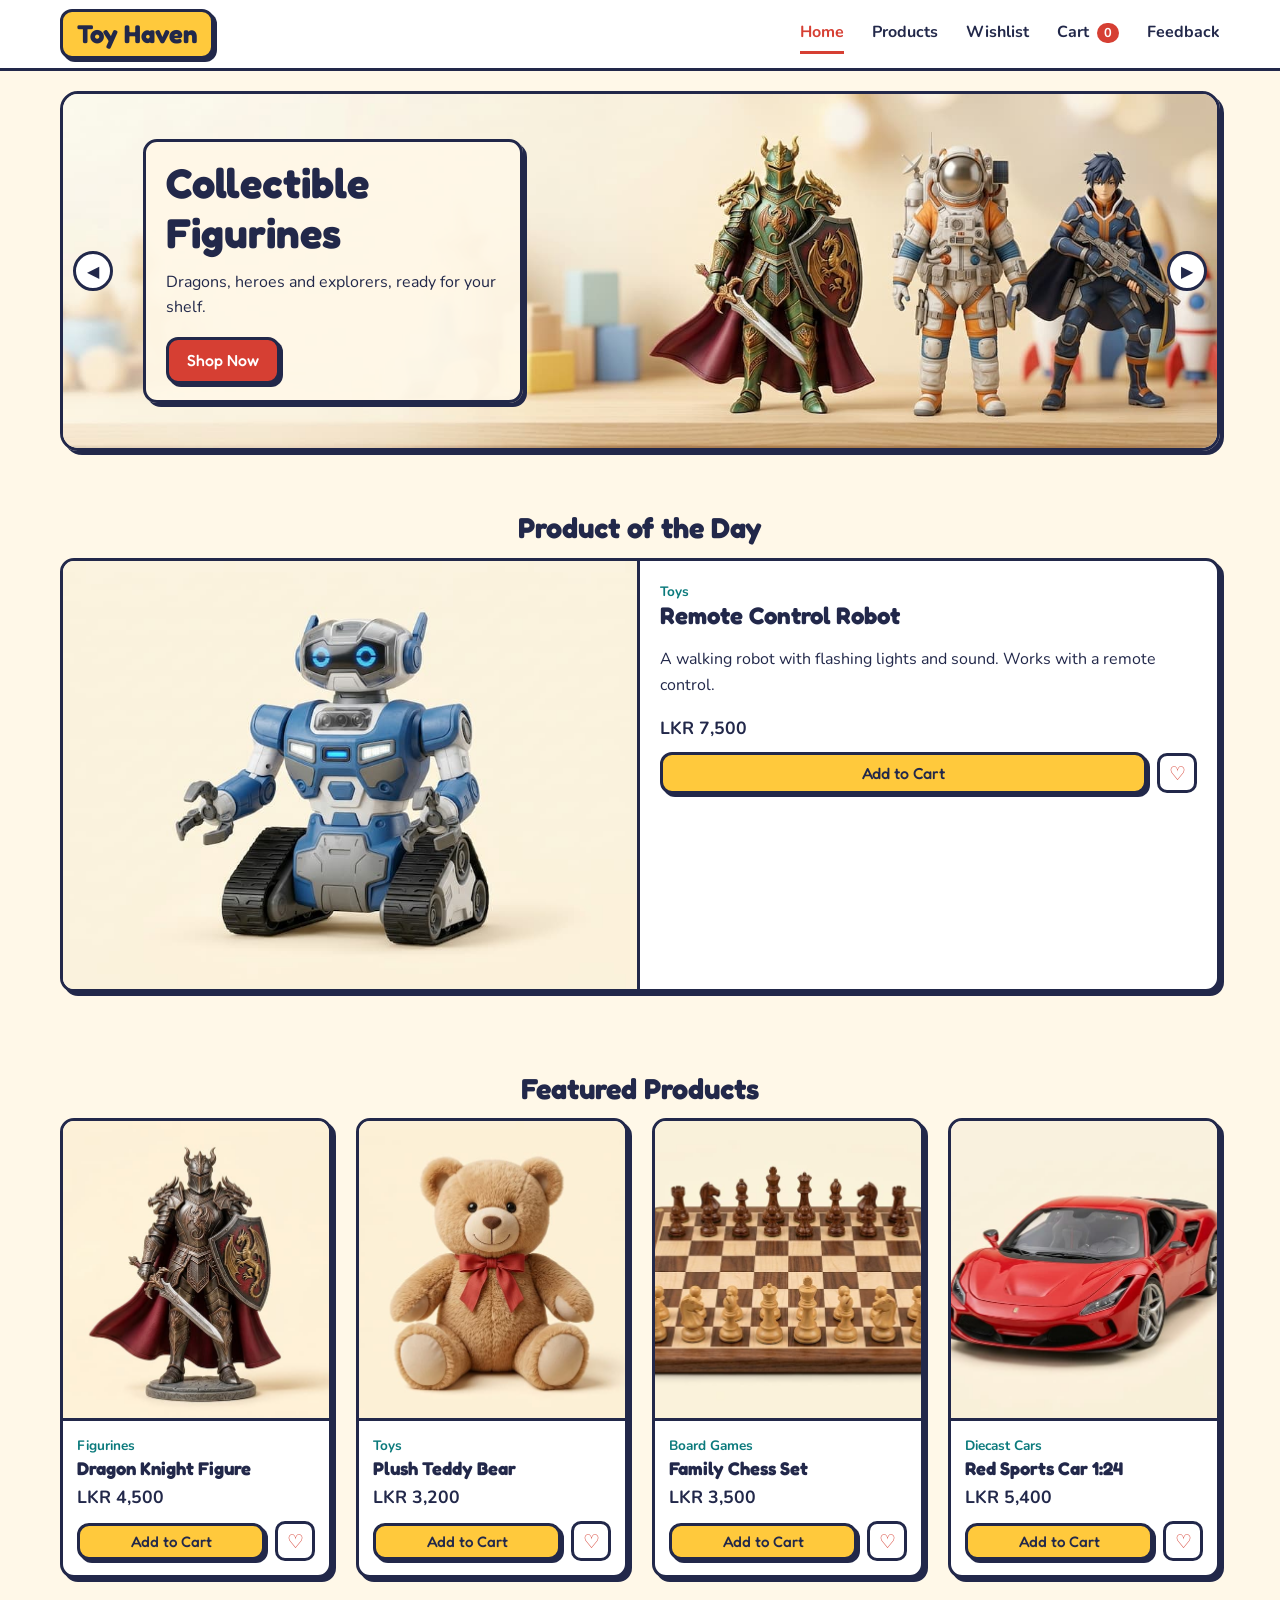
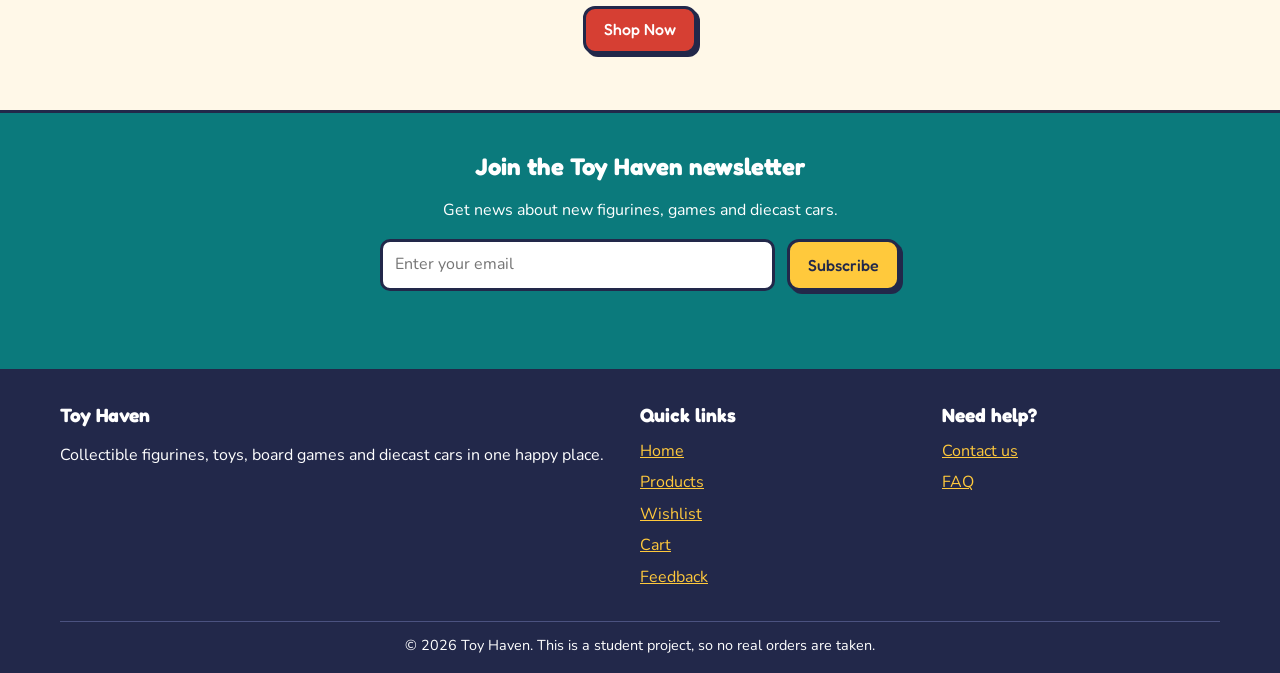
<file: index.html>
<!DOCTYPE html>
<html lang="en">
<head>
  <meta charset="UTF-8">
  <meta name="viewport" content="width=device-width, initial-scale=1.0">
  <title>Home | Toy Haven</title>
  <meta name="description" content="Toy Haven is an online store for collectible figurines, toys, board games and diecast model cars.">
  <meta name="theme-color" content="#ffc93c">

  <!-- Favicon and PWA manifest -->
  <link rel="icon" href="images/favicon.png" type="image/png">
  <link rel="apple-touch-icon" href="images/icon-192.png">
  <link rel="manifest" href="manifest.json">

  <!-- Start loading the first hero picture early so the page shows faster -->
  <link rel="preload" as="image" href="images/hero-1.jpg">

  <!-- Google Fonts (optional, the page still works without them) -->
  <link rel="preconnect" href="https://fonts.googleapis.com">
  <link rel="preconnect" href="https://fonts.gstatic.com" crossorigin>
  <link href="https://fonts.googleapis.com/css2?family=Fredoka:wght@500;700&amp;family=Nunito:wght@400;700&amp;display=swap" rel="stylesheet">

  <link rel="stylesheet" href="style.css">
</head>
<body>

  <!-- Loading spinner (hidden by script.js when the page has loaded) -->
  <div id="loader" class="loader" aria-hidden="true">
    <div class="spinner"></div>
  </div>

  <!-- Header and navigation bar -->
  <header class="site-header">
    <div class="container header-inner">
      <a class="logo" href="index.html">Toy Haven</a>

      <button id="menu-button" class="menu-button" aria-label="Toggle menu" aria-expanded="false" aria-controls="nav-menu">
        <span></span>
        <span></span>
        <span></span>
      </button>

      <nav id="nav-menu" class="nav-menu" aria-label="Main navigation">
        <ul>
          <li><a href="index.html" class="active" aria-current="page">Home</a></li>
          <li><a href="products.html">Products</a></li>
          <li><a href="wishlist.html">Wishlist</a></li>
          <li><a href="cart.html">Cart <span id="cart-count" class="cart-count">0</span></a></li>
          <li><a href="feedback.html">Feedback</a></li>
        </ul>
      </nav>
    </div>
  </header>

  <main id="main">
    <h1 class="visually-hidden">Toy Haven: figurines, toys, board games and diecast cars</h1>

    <!-- Hero section: banners rotate automatically -->
    <div class="container">
      <section class="hero" aria-label="Promotions">
        <div class="slide slide-1 active">
          <div class="slide-text">
            <h2>Collectible Figurines</h2>
            <p>Dragons, heroes and explorers, ready for your shelf.</p>
            <a class="btn btn-red" href="products.html">Shop Now</a>
          </div>
        </div>
        <div class="slide slide-2">
          <div class="slide-text">
            <h2>Toys for Every Age</h2>
            <p>Building blocks, plush friends and robots that walk.</p>
            <a class="btn btn-red" href="products.html">Shop Now</a>
          </div>
        </div>
        <div class="slide slide-3">
          <div class="slide-text">
            <h2>Board Game Night</h2>
            <p>Chess, treasure hunts and word games for the whole family.</p>
            <a class="btn btn-red" href="products.html">Shop Now</a>
          </div>
        </div>
        <div class="slide slide-4">
          <div class="slide-text">
            <h2>Diecast Model Cars</h2>
            <p>Detailed metal cars for collectors and racers.</p>
            <a class="btn btn-red" href="products.html">Shop Now</a>
          </div>
        </div>

        <button id="prev-slide" class="slide-btn prev" aria-label="Previous banner">&#9664;</button>
        <button id="next-slide" class="slide-btn next" aria-label="Next banner">&#9654;</button>
      </section>
    </div>

    <!-- Product of the day -->
    <section class="section container reveal" aria-labelledby="potd-title">
      <h2 id="potd-title" class="section-title">Product of the Day</h2>
      <div id="product-of-day"></div>
    </section>

    <!-- Featured products -->
    <section class="section container reveal" aria-labelledby="featured-title">
      <h2 id="featured-title" class="section-title">Featured Products</h2>
      <div id="featured-grid" class="product-grid"></div>
      <p class="center-text">
        <a class="btn btn-red" href="products.html">Shop Now</a>
      </p>
    </section>
  </main>

  <!-- Newsletter section -->
  <section class="newsletter reveal" aria-labelledby="newsletter-title">
    <div class="container">
      <h2 id="newsletter-title">Join the Toy Haven newsletter</h2>
      <p>Get news about new figurines, games and diecast cars.</p>
      <form id="newsletter-form" class="newsletter-form" novalidate>
        <label for="newsletter-email" class="visually-hidden">Your email address</label>
        <input type="email" id="newsletter-email" class="form-control" placeholder="Enter your email">
        <button type="submit" class="btn">Subscribe</button>
      </form>
      <p id="newsletter-message" class="newsletter-message" role="status"></p>
    </div>
  </section>

  <!-- Footer -->
  <footer class="site-footer">
    <div class="container">
      <div class="footer-grid">
        <div>
          <h2>Toy Haven</h2>
          <p>Collectible figurines, toys, board games and diecast cars in one happy place.</p>
        </div>
        <div>
          <h2>Quick links</h2>
          <ul>
            <li><a href="index.html">Home</a></li>
            <li><a href="products.html">Products</a></li>
            <li><a href="wishlist.html">Wishlist</a></li>
            <li><a href="cart.html">Cart</a></li>
            <li><a href="feedback.html">Feedback</a></li>
          </ul>
        </div>
        <div>
          <h2>Need help?</h2>
          <ul>
            <li><a href="feedback.html">Contact us</a></li>
            <li><a href="feedback.html#faq">FAQ</a></li>
          </ul>
        </div>
      </div>
      <p class="copyright">&copy; 2026 Toy Haven. This is a student project, so no real orders are taken.</p>
    </div>
  </footer>

  <!-- Small message that pops up at the bottom of the screen -->
  <div id="toast" class="toast" role="status" aria-live="polite"></div>

  <script src="script.js"></script>
</body>
</html>
</file>
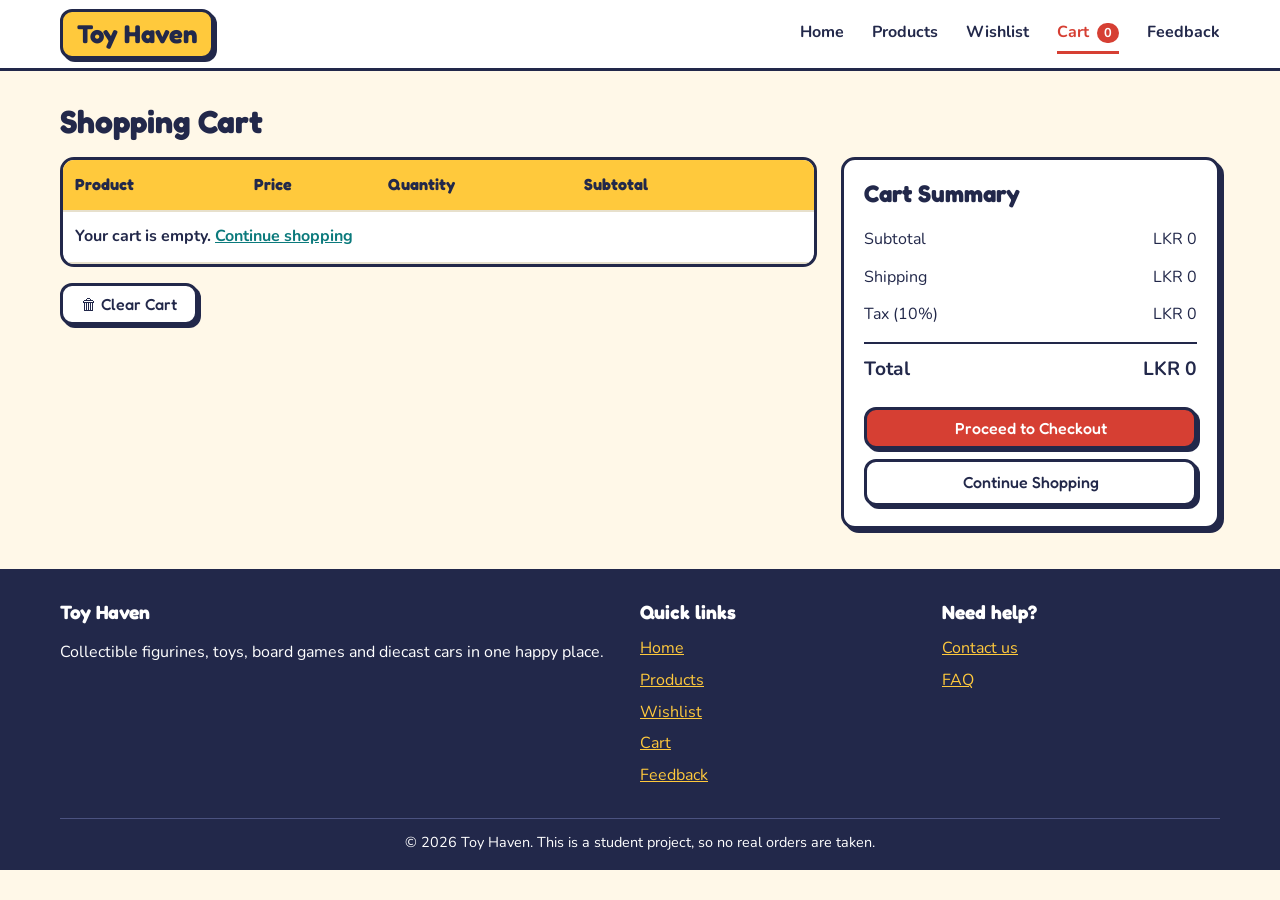
<file: cart.html>
<!DOCTYPE html>
<html lang="en">
<head>
  <meta charset="UTF-8">
  <meta name="viewport" content="width=device-width, initial-scale=1.0">
  <title>Shopping Cart | Toy Haven</title>
  <meta name="description" content="Review the items in your Toy Haven shopping cart, change quantities and see your total.">
  <meta name="theme-color" content="#ffc93c">

  <!-- Favicon and PWA manifest -->
  <link rel="icon" href="images/favicon.png" type="image/png">
  <link rel="apple-touch-icon" href="images/icon-192.png">
  <link rel="manifest" href="manifest.json">

  <!-- Google Fonts (optional, the page still works without them) -->
  <link rel="preconnect" href="https://fonts.googleapis.com">
  <link rel="preconnect" href="https://fonts.gstatic.com" crossorigin>
  <link href="https://fonts.googleapis.com/css2?family=Fredoka:wght@500;700&amp;family=Nunito:wght@400;700&amp;display=swap" rel="stylesheet">

  <link rel="stylesheet" href="style.css">
</head>
<body>

  <!-- Loading spinner (hidden by script.js when the page has loaded) -->
  <div id="loader" class="loader" aria-hidden="true">
    <div class="spinner"></div>
  </div>

  <!-- Header and navigation bar -->
  <header class="site-header">
    <div class="container header-inner">
      <a class="logo" href="index.html">Toy Haven</a>

      <button id="menu-button" class="menu-button" aria-label="Toggle menu" aria-expanded="false" aria-controls="nav-menu">
        <span></span>
        <span></span>
        <span></span>
      </button>

      <nav id="nav-menu" class="nav-menu" aria-label="Main navigation">
        <ul>
          <li><a href="index.html">Home</a></li>
          <li><a href="products.html">Products</a></li>
          <li><a href="wishlist.html">Wishlist</a></li>
          <li><a href="cart.html" class="active" aria-current="page">Cart <span id="cart-count" class="cart-count">0</span></a></li>
          <li><a href="feedback.html">Feedback</a></li>
        </ul>
      </nav>
    </div>
  </header>

  <main id="main">
    <section class="container" aria-labelledby="cart-title">
      <h1 id="cart-title" class="page-title">Shopping Cart</h1>

      <div class="cart-layout">
        <div>
          <div class="table-wrap">
            <table class="cart-table">
              <caption class="visually-hidden">Items in your shopping cart</caption>
              <thead>
                <tr>
                  <th scope="col">Product</th>
                  <th scope="col">Price</th>
                  <th scope="col">Quantity</th>
                  <th scope="col">Subtotal</th>
                  <th scope="col"><span class="visually-hidden">Remove</span></th>
                </tr>
              </thead>
              <tbody id="cart-body"></tbody>
            </table>
          </div>
          <div class="cart-actions">
            <button id="clear-cart" class="btn btn-white">&#128465; Clear Cart</button>
          </div>
        </div>

        <!-- Cart summary -->
        <aside class="summary-box" aria-labelledby="summary-title">
          <h2 id="summary-title">Cart Summary</h2>
          <div class="summary-row"><span>Subtotal</span><span id="summary-subtotal">LKR 0</span></div>
          <div class="summary-row"><span>Shipping</span><span id="summary-shipping">LKR 0</span></div>
          <div class="summary-row"><span>Tax (10%)</span><span id="summary-tax">LKR 0</span></div>
          <div class="summary-row summary-total"><span>Total</span><span id="summary-total">LKR 0</span></div>
          <div class="summary-buttons">
            <button id="checkout-button" class="btn btn-red">Proceed to Checkout</button>
            <a class="btn btn-white" href="products.html">Continue Shopping</a>
          </div>
        </aside>
      </div>
    </section>
  </main>


  <!-- Footer -->
  <footer class="site-footer">
    <div class="container">
      <div class="footer-grid">
        <div>
          <h2>Toy Haven</h2>
          <p>Collectible figurines, toys, board games and diecast cars in one happy place.</p>
        </div>
        <div>
          <h2>Quick links</h2>
          <ul>
            <li><a href="index.html">Home</a></li>
            <li><a href="products.html">Products</a></li>
            <li><a href="wishlist.html">Wishlist</a></li>
            <li><a href="cart.html">Cart</a></li>
            <li><a href="feedback.html">Feedback</a></li>
          </ul>
        </div>
        <div>
          <h2>Need help?</h2>
          <ul>
            <li><a href="feedback.html">Contact us</a></li>
            <li><a href="feedback.html#faq">FAQ</a></li>
          </ul>
        </div>
      </div>
      <p class="copyright">&copy; 2026 Toy Haven. This is a student project, so no real orders are taken.</p>
    </div>
  </footer>

  <!-- Small message that pops up at the bottom of the screen -->
  <div id="toast" class="toast" role="status" aria-live="polite"></div>

  <script src="script.js"></script>
</body>
</html>
</file>
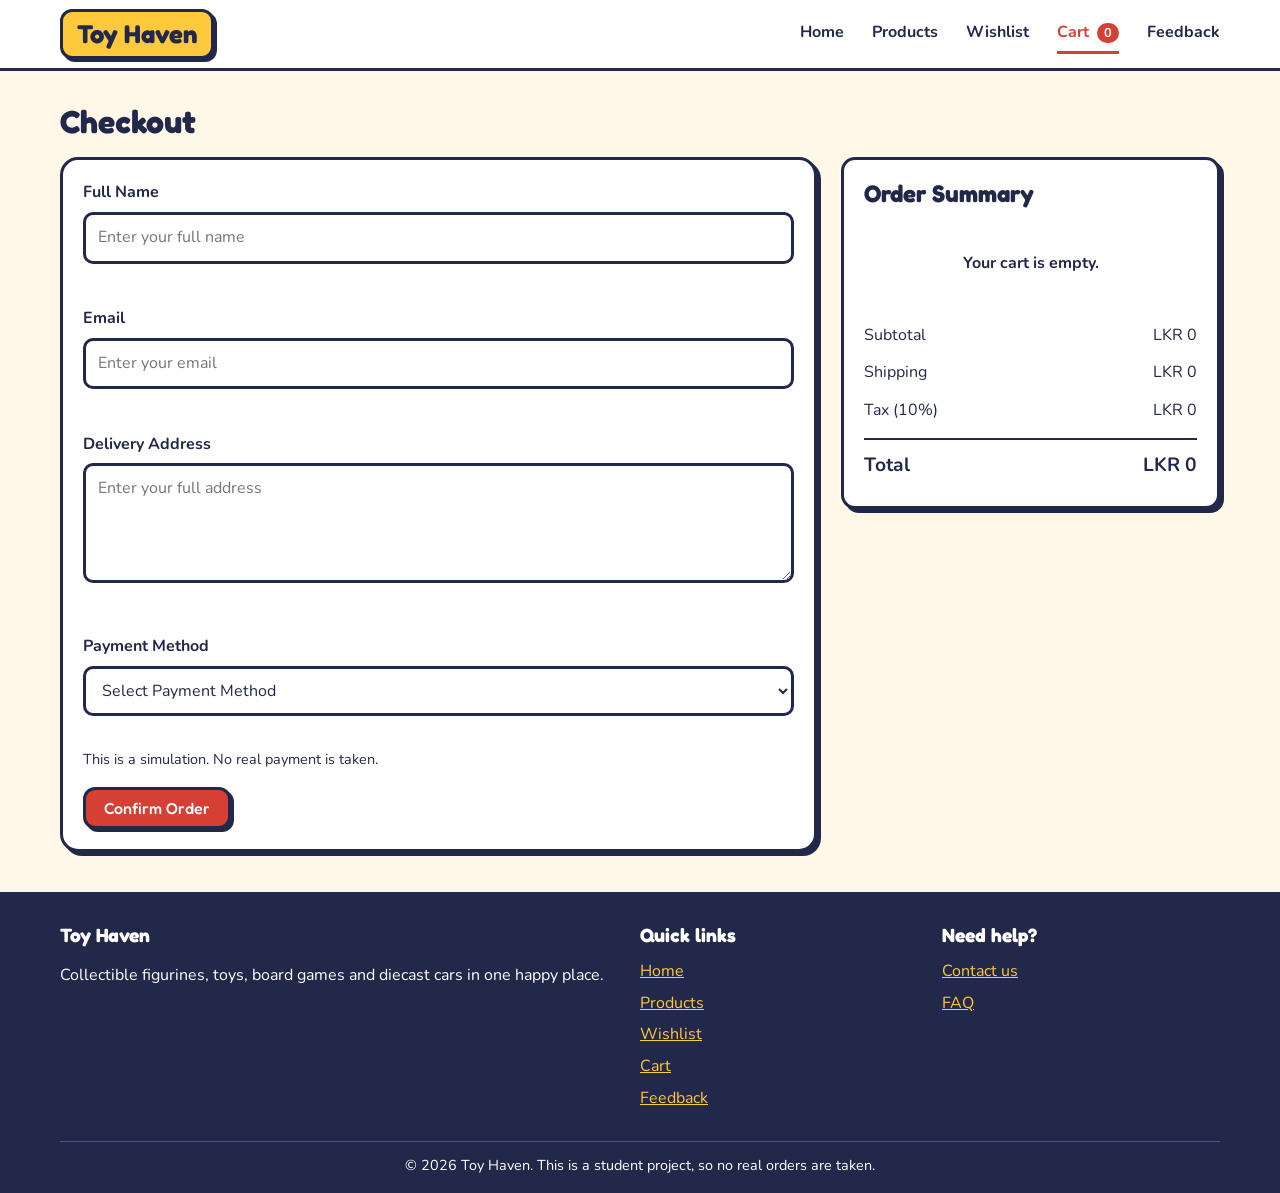
<file: checkout.html>
<!DOCTYPE html>
<html lang="en">
<head>
  <meta charset="UTF-8">
  <meta name="viewport" content="width=device-width, initial-scale=1.0">
  <title>Checkout | Toy Haven</title>
  <meta name="description" content="Enter your delivery details, check your order summary and confirm your Toy Haven order.">
  <meta name="theme-color" content="#ffc93c">

  <!-- Favicon and PWA manifest -->
  <link rel="icon" href="images/favicon.png" type="image/png">
  <link rel="apple-touch-icon" href="images/icon-192.png">
  <link rel="manifest" href="manifest.json">

  <!-- Google Fonts (optional, the page still works without them) -->
  <link rel="preconnect" href="https://fonts.googleapis.com">
  <link rel="preconnect" href="https://fonts.gstatic.com" crossorigin>
  <link href="https://fonts.googleapis.com/css2?family=Fredoka:wght@500;700&amp;family=Nunito:wght@400;700&amp;display=swap" rel="stylesheet">

  <link rel="stylesheet" href="style.css">
</head>
<body>

  <!-- Loading spinner (hidden by script.js when the page has loaded) -->
  <div id="loader" class="loader" aria-hidden="true">
    <div class="spinner"></div>
  </div>

  <!-- Header and navigation bar -->
  <header class="site-header">
    <div class="container header-inner">
      <a class="logo" href="index.html">Toy Haven</a>

      <button id="menu-button" class="menu-button" aria-label="Toggle menu" aria-expanded="false" aria-controls="nav-menu">
        <span></span>
        <span></span>
        <span></span>
      </button>

      <nav id="nav-menu" class="nav-menu" aria-label="Main navigation">
        <ul>
          <li><a href="index.html">Home</a></li>
          <li><a href="products.html">Products</a></li>
          <li><a href="wishlist.html">Wishlist</a></li>
          <li><a href="cart.html" class="active" aria-current="page">Cart <span id="cart-count" class="cart-count">0</span></a></li>
          <li><a href="feedback.html">Feedback</a></li>
        </ul>
      </nav>
    </div>
  </header>

  <main id="main">
    <section class="container" aria-labelledby="checkout-title">
      <h1 id="checkout-title" class="page-title">Checkout</h1>

      <!-- Success message (shown by script.js after a good order) -->
      <div id="success-popup" class="success-popup" role="alert">
        <span class="check" aria-hidden="true">&#10004;</span>
        <p><span id="success-text"></span> <a href="index.html">Back to Home</a></p>
      </div>

      <div class="checkout-layout">
        <form id="checkout-form" class="form-card" novalidate>
          <div class="form-group">
            <label for="full-name">Full Name</label>
            <input type="text" id="full-name" class="form-control" placeholder="Enter your full name">
            <p id="name-error" class="error-text" role="alert"></p>
          </div>

          <div class="form-group">
            <label for="email">Email</label>
            <input type="email" id="email" class="form-control" placeholder="Enter your email">
            <p id="email-error" class="error-text" role="alert"></p>
          </div>

          <div class="form-group">
            <label for="address">Delivery Address</label>
            <textarea id="address" class="form-control" placeholder="Enter your full address"></textarea>
            <p id="address-error" class="error-text" role="alert"></p>
          </div>

          <div class="form-group">
            <label for="payment">Payment Method</label>
            <select id="payment" class="form-control">
              <option value="">Select Payment Method</option>
              <option value="Card">Card</option>
              <option value="Cash on Delivery">Cash on Delivery</option>
            </select>
            <p id="payment-error" class="error-text" role="alert"></p>
            <p class="note">This is a simulation. No real payment is taken.</p>
          </div>

          <button type="submit" id="confirm-button" class="btn btn-red">Confirm Order</button>
        </form>

        <!-- Order summary -->
        <aside class="summary-box" aria-labelledby="order-title">
          <h2 id="order-title">Order Summary</h2>
          <ul id="order-items" class="summary-list"></ul>
          <div class="summary-row"><span>Subtotal</span><span id="order-subtotal">LKR 0</span></div>
          <div class="summary-row"><span>Shipping</span><span id="order-shipping">LKR 0</span></div>
          <div class="summary-row"><span>Tax (10%)</span><span id="order-tax">LKR 0</span></div>
          <div class="summary-row summary-total"><span>Total</span><span id="order-total">LKR 0</span></div>
        </aside>
      </div>
    </section>
  </main>


  <!-- Footer -->
  <footer class="site-footer">
    <div class="container">
      <div class="footer-grid">
        <div>
          <h2>Toy Haven</h2>
          <p>Collectible figurines, toys, board games and diecast cars in one happy place.</p>
        </div>
        <div>
          <h2>Quick links</h2>
          <ul>
            <li><a href="index.html">Home</a></li>
            <li><a href="products.html">Products</a></li>
            <li><a href="wishlist.html">Wishlist</a></li>
            <li><a href="cart.html">Cart</a></li>
            <li><a href="feedback.html">Feedback</a></li>
          </ul>
        </div>
        <div>
          <h2>Need help?</h2>
          <ul>
            <li><a href="feedback.html">Contact us</a></li>
            <li><a href="feedback.html#faq">FAQ</a></li>
          </ul>
        </div>
      </div>
      <p class="copyright">&copy; 2026 Toy Haven. This is a student project, so no real orders are taken.</p>
    </div>
  </footer>

  <!-- Small message that pops up at the bottom of the screen -->
  <div id="toast" class="toast" role="status" aria-live="polite"></div>

  <script src="script.js"></script>
</body>
</html>
</file>
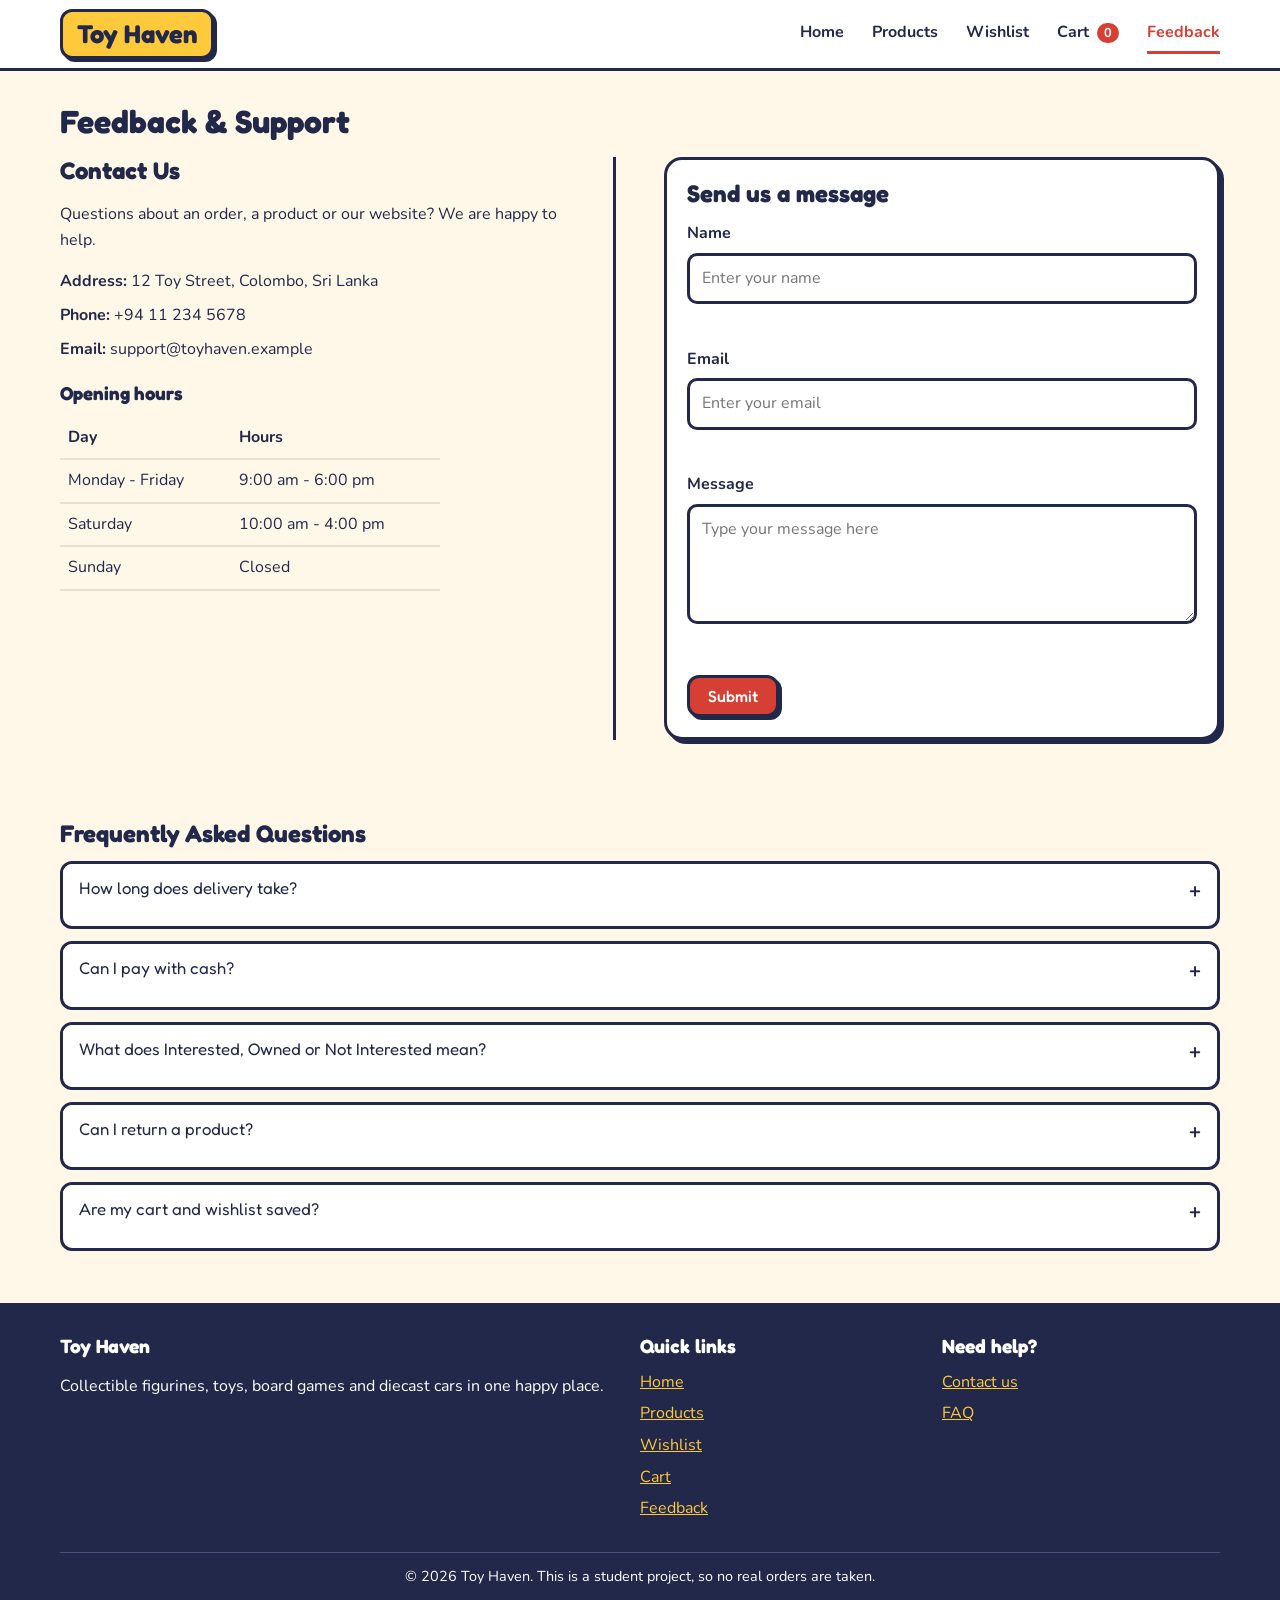
<file: feedback.html>
<!DOCTYPE html>
<html lang="en">
<head>
  <meta charset="UTF-8">
  <meta name="viewport" content="width=device-width, initial-scale=1.0">
  <title>Feedback &amp; Support | Toy Haven</title>
  <meta name="description" content="Contact Toy Haven, send us feedback and read answers to common questions.">
  <meta name="theme-color" content="#ffc93c">

  <!-- Favicon and PWA manifest -->
  <link rel="icon" href="images/favicon.png" type="image/png">
  <link rel="apple-touch-icon" href="images/icon-192.png">
  <link rel="manifest" href="manifest.json">

  <!-- Google Fonts (optional, the page still works without them) -->
  <link rel="preconnect" href="https://fonts.googleapis.com">
  <link rel="preconnect" href="https://fonts.gstatic.com" crossorigin>
  <link href="https://fonts.googleapis.com/css2?family=Fredoka:wght@500;700&amp;family=Nunito:wght@400;700&amp;display=swap" rel="stylesheet">

  <link rel="stylesheet" href="style.css">
</head>
<body>

  <!-- Loading spinner (hidden by script.js when the page has loaded) -->
  <div id="loader" class="loader" aria-hidden="true">
    <div class="spinner"></div>
  </div>

  <!-- Header and navigation bar -->
  <header class="site-header">
    <div class="container header-inner">
      <a class="logo" href="index.html">Toy Haven</a>

      <button id="menu-button" class="menu-button" aria-label="Toggle menu" aria-expanded="false" aria-controls="nav-menu">
        <span></span>
        <span></span>
        <span></span>
      </button>

      <nav id="nav-menu" class="nav-menu" aria-label="Main navigation">
        <ul>
          <li><a href="index.html">Home</a></li>
          <li><a href="products.html">Products</a></li>
          <li><a href="wishlist.html">Wishlist</a></li>
          <li><a href="cart.html">Cart <span id="cart-count" class="cart-count">0</span></a></li>
          <li><a href="feedback.html" class="active" aria-current="page">Feedback</a></li>
        </ul>
      </nav>
    </div>
  </header>

  <main id="main">
    <section class="container" aria-labelledby="feedback-title">
      <h1 id="feedback-title" class="page-title">Feedback &amp; Support</h1>

      <div class="contact-layout">
        <!-- Left: contact details -->
        <div class="contact-info reveal">
          <h2>Contact Us</h2>
          <p>Questions about an order, a product or our website? We are happy to help.</p>
          <ul class="contact-list">
            <li><strong>Address:</strong> 12 Toy Street, Colombo, Sri Lanka</li>
            <li><strong>Phone:</strong> +94 11 234 5678</li>
            <li><strong>Email:</strong> support@toyhaven.example</li>
          </ul>

          <h3>Opening hours</h3>
          <table class="hours-table">
            <caption class="visually-hidden">Opening hours</caption>
            <thead>
              <tr><th scope="col">Day</th><th scope="col">Hours</th></tr>
            </thead>
            <tbody>
              <tr><td>Monday - Friday</td><td>9:00 am - 6:00 pm</td></tr>
              <tr><td>Saturday</td><td>10:00 am - 4:00 pm</td></tr>
              <tr><td>Sunday</td><td>Closed</td></tr>
            </tbody>
          </table>
        </div>

        <!-- Right: feedback form -->
        <form id="feedback-form" class="form-card reveal" novalidate>
          <h2>Send us a message</h2>
          <div class="form-group">
            <label for="fb-name">Name</label>
            <input type="text" id="fb-name" class="form-control" placeholder="Enter your name">
            <p id="fb-name-error" class="error-text" role="alert"></p>
          </div>

          <div class="form-group">
            <label for="fb-email">Email</label>
            <input type="email" id="fb-email" class="form-control" placeholder="Enter your email">
            <p id="fb-email-error" class="error-text" role="alert"></p>
          </div>

          <div class="form-group">
            <label for="fb-message">Message</label>
            <textarea id="fb-message" class="form-control" placeholder="Type your message here"></textarea>
            <p id="fb-message-error" class="error-text" role="alert"></p>
          </div>

          <button type="submit" class="btn btn-red">Submit</button>

          <div id="feedback-success" class="success-popup" role="alert">
            <span class="check" aria-hidden="true">&#10004;</span>
            <p>Thank you! Your feedback has been sent.</p>
          </div>
        </form>
      </div>
    </section>

    <!-- FAQ accordion -->
    <section id="faq" class="section container reveal" aria-labelledby="faq-title">
      <h2 id="faq-title">Frequently Asked Questions</h2>

      <div class="faq-item">
        <h3><button class="faq-question" id="faq-q1" aria-expanded="false" aria-controls="faq-a1">How long does delivery take?</button></h3>
        <p class="faq-answer" id="faq-a1" hidden>Most orders arrive within 3 to 5 working days. Delivery costs a flat LKR 400.</p>
      </div>

      <div class="faq-item">
        <h3><button class="faq-question" id="faq-q2" aria-expanded="false" aria-controls="faq-a2">Can I pay with cash?</button></h3>
        <p class="faq-answer" id="faq-a2" hidden>Yes. Choose Cash on Delivery at checkout and pay when your order arrives.</p>
      </div>

      <div class="faq-item">
        <h3><button class="faq-question" id="faq-q3" aria-expanded="false" aria-controls="faq-a3">What does Interested, Owned or Not Interested mean?</button></h3>
        <p class="faq-answer" id="faq-a3" hidden>These are labels for your wishlist. Use them to track which items you want, which you already have and which you have decided to skip.</p>
      </div>

      <div class="faq-item">
        <h3><button class="faq-question" id="faq-q4" aria-expanded="false" aria-controls="faq-a4">Can I return a product?</button></h3>
        <p class="faq-answer" id="faq-a4" hidden>Yes. Unopened items can be returned within 14 days. Contact us using the form above.</p>
      </div>

      <div class="faq-item">
        <h3><button class="faq-question" id="faq-q5" aria-expanded="false" aria-controls="faq-a5">Are my cart and wishlist saved?</button></h3>
        <p class="faq-answer" id="faq-a5" hidden>Yes. They are saved in your browser, so they will still be here when you come back on the same device.</p>
      </div>
    </section>
  </main>


  <!-- Footer -->
  <footer class="site-footer">
    <div class="container">
      <div class="footer-grid">
        <div>
          <h2>Toy Haven</h2>
          <p>Collectible figurines, toys, board games and diecast cars in one happy place.</p>
        </div>
        <div>
          <h2>Quick links</h2>
          <ul>
            <li><a href="index.html">Home</a></li>
            <li><a href="products.html">Products</a></li>
            <li><a href="wishlist.html">Wishlist</a></li>
            <li><a href="cart.html">Cart</a></li>
            <li><a href="feedback.html">Feedback</a></li>
          </ul>
        </div>
        <div>
          <h2>Need help?</h2>
          <ul>
            <li><a href="feedback.html">Contact us</a></li>
            <li><a href="feedback.html#faq">FAQ</a></li>
          </ul>
        </div>
      </div>
      <p class="copyright">&copy; 2026 Toy Haven. This is a student project, so no real orders are taken.</p>
    </div>
  </footer>

  <!-- Small message that pops up at the bottom of the screen -->
  <div id="toast" class="toast" role="status" aria-live="polite"></div>

  <script src="script.js"></script>
</body>
</html>
</file>
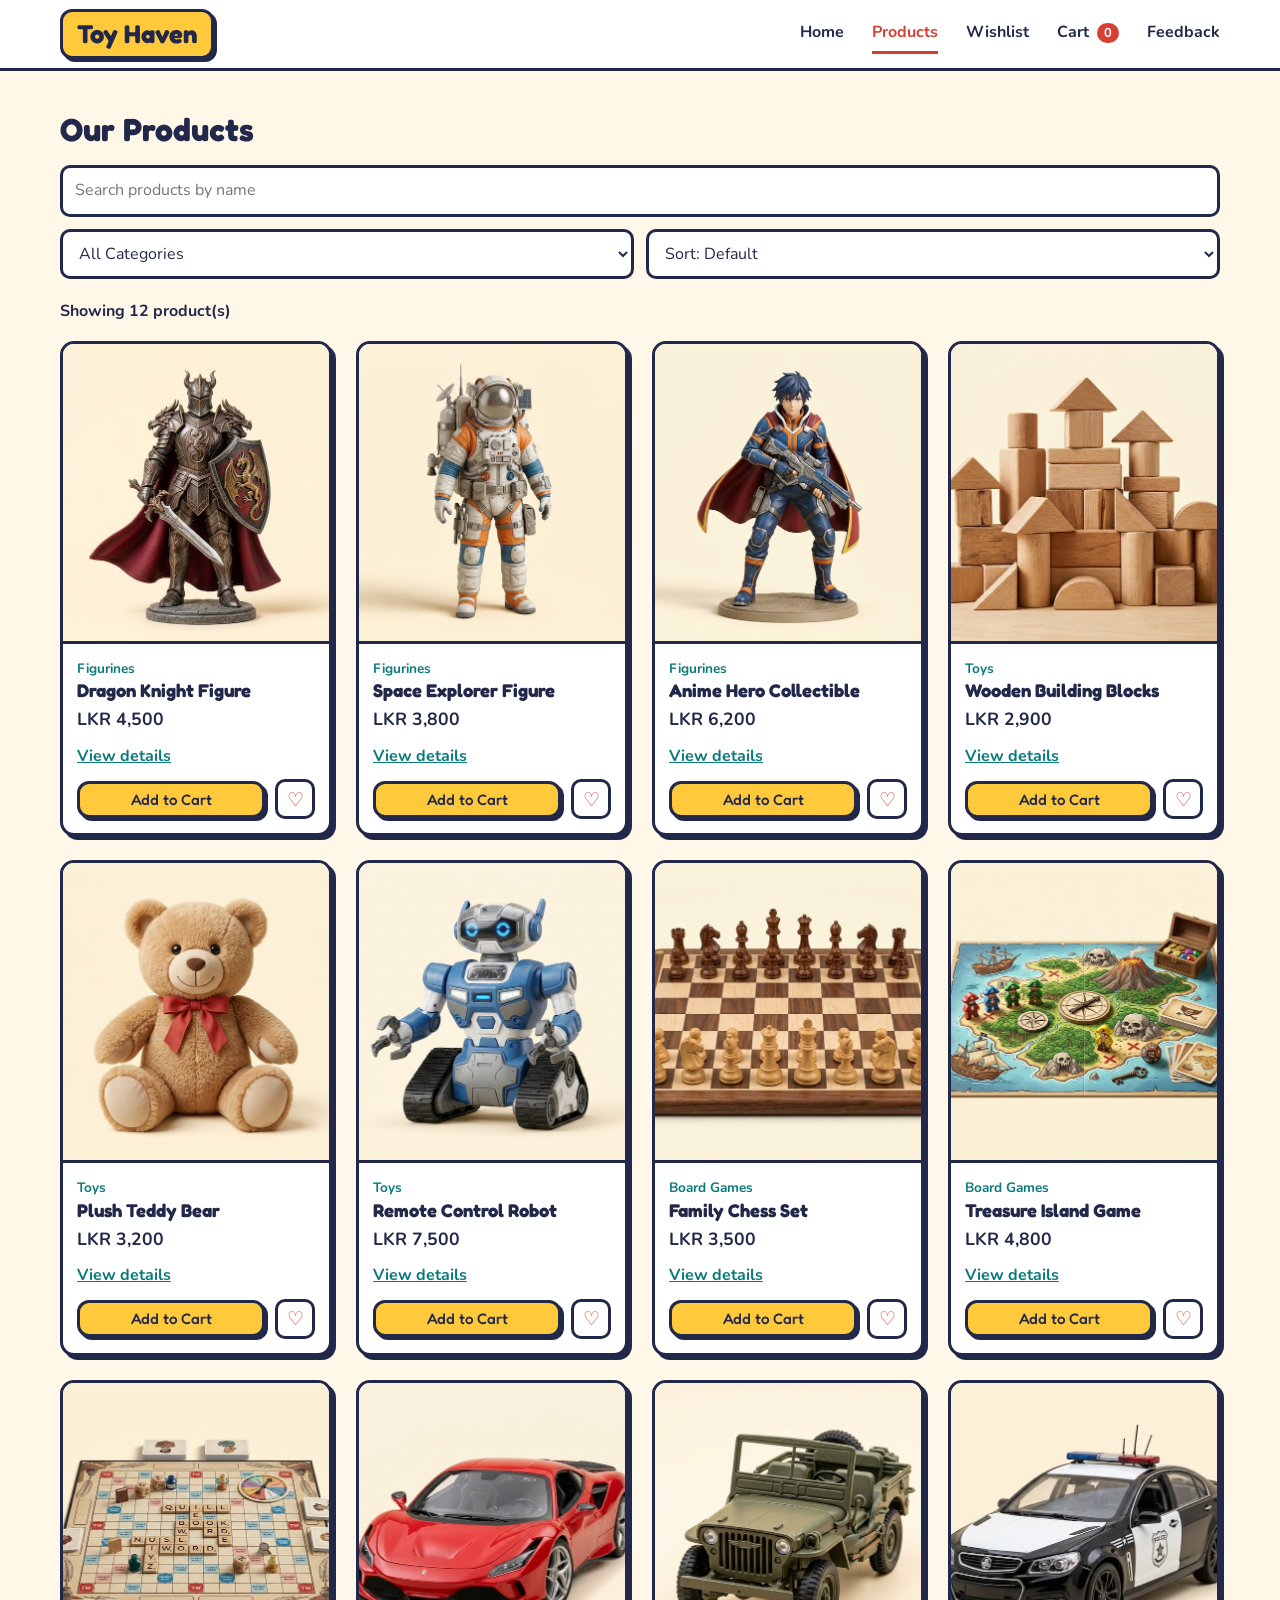
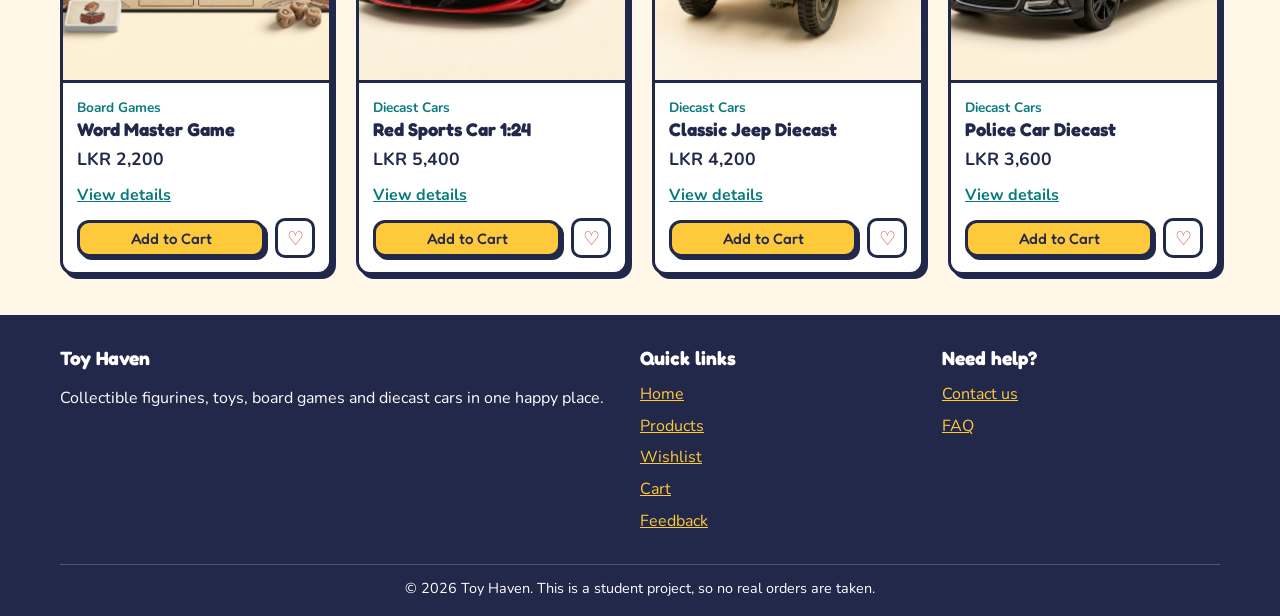
<file: products.html>
<!DOCTYPE html>
<html lang="en">
<head>
  <meta charset="UTF-8">
  <meta name="viewport" content="width=device-width, initial-scale=1.0">
  <title>Products | Toy Haven</title>
  <meta name="description" content="Browse Toy Haven figurines, toys, board games and diecast cars. Search, filter by category and sort by price.">
  <meta name="theme-color" content="#ffc93c">

  <!-- Favicon and PWA manifest -->
  <link rel="icon" href="images/favicon.png" type="image/png">
  <link rel="apple-touch-icon" href="images/icon-192.png">
  <link rel="manifest" href="manifest.json">

  <!-- Google Fonts (optional, the page still works without them) -->
  <link rel="preconnect" href="https://fonts.googleapis.com">
  <link rel="preconnect" href="https://fonts.gstatic.com" crossorigin>
  <link href="https://fonts.googleapis.com/css2?family=Fredoka:wght@500;700&amp;family=Nunito:wght@400;700&amp;display=swap" rel="stylesheet">

  <link rel="stylesheet" href="style.css">
</head>
<body>

  <!-- Loading spinner (hidden by script.js when the page has loaded) -->
  <div id="loader" class="loader" aria-hidden="true">
    <div class="spinner"></div>
  </div>

  <!-- Header and navigation bar -->
  <header class="site-header">
    <div class="container header-inner">
      <a class="logo" href="index.html">Toy Haven</a>

      <button id="menu-button" class="menu-button" aria-label="Toggle menu" aria-expanded="false" aria-controls="nav-menu">
        <span></span>
        <span></span>
        <span></span>
      </button>

      <nav id="nav-menu" class="nav-menu" aria-label="Main navigation">
        <ul>
          <li><a href="index.html">Home</a></li>
          <li><a href="products.html" class="active" aria-current="page">Products</a></li>
          <li><a href="wishlist.html">Wishlist</a></li>
          <li><a href="cart.html">Cart <span id="cart-count" class="cart-count">0</span></a></li>
          <li><a href="feedback.html">Feedback</a></li>
        </ul>
      </nav>
    </div>
  </header>

  <main id="main">
    <section class="section container" aria-labelledby="products-title">
      <h1 id="products-title" class="page-title no-top-margin">Our Products</h1>

      <!-- Search, category filter and sort -->
      <div class="toolbar">
        <div>
          <label for="search-input" class="visually-hidden">Search products by name</label>
          <input type="search" id="search-input" class="form-control" placeholder="Search products by name">
        </div>
        <div class="filters">
          <div>
            <label for="category-select" class="visually-hidden">Filter by category</label>
            <select id="category-select" class="form-control">
              <option value="All">All Categories</option>
              <option value="Figurines">Figurines</option>
              <option value="Toys">Toys</option>
              <option value="Board Games">Board Games</option>
              <option value="Diecast Cars">Diecast Cars</option>
            </select>
          </div>
          <div>
            <label for="sort-select" class="visually-hidden">Sort products</label>
            <select id="sort-select" class="form-control">
              <option value="default">Sort: Default</option>
              <option value="price-low">Price: Low to High</option>
              <option value="price-high">Price: High to Low</option>
              <option value="name">Name: A to Z</option>
            </select>
          </div>
        </div>
      </div>

      <p id="result-count" class="result-count" aria-live="polite"></p>

      <!-- Product cards are created by script.js -->
      <div id="product-grid" class="product-grid"></div>
    </section>

    <!-- Product details popup (modal) -->
    <div id="modal" class="modal" role="dialog" aria-modal="true" aria-label="Product details">
      <div class="modal-box">
        <button id="modal-close" class="icon-btn modal-close" aria-label="Close product details">&times;</button>
        <div id="modal-content" class="modal-content"></div>
      </div>
    </div>
  </main>


  <!-- Footer -->
  <footer class="site-footer">
    <div class="container">
      <div class="footer-grid">
        <div>
          <h2>Toy Haven</h2>
          <p>Collectible figurines, toys, board games and diecast cars in one happy place.</p>
        </div>
        <div>
          <h2>Quick links</h2>
          <ul>
            <li><a href="index.html">Home</a></li>
            <li><a href="products.html">Products</a></li>
            <li><a href="wishlist.html">Wishlist</a></li>
            <li><a href="cart.html">Cart</a></li>
            <li><a href="feedback.html">Feedback</a></li>
          </ul>
        </div>
        <div>
          <h2>Need help?</h2>
          <ul>
            <li><a href="feedback.html">Contact us</a></li>
            <li><a href="feedback.html#faq">FAQ</a></li>
          </ul>
        </div>
      </div>
      <p class="copyright">&copy; 2026 Toy Haven. This is a student project, so no real orders are taken.</p>
    </div>
  </footer>

  <!-- Small message that pops up at the bottom of the screen -->
  <div id="toast" class="toast" role="status" aria-live="polite"></div>

  <script src="script.js"></script>
</body>
</html>
</file>
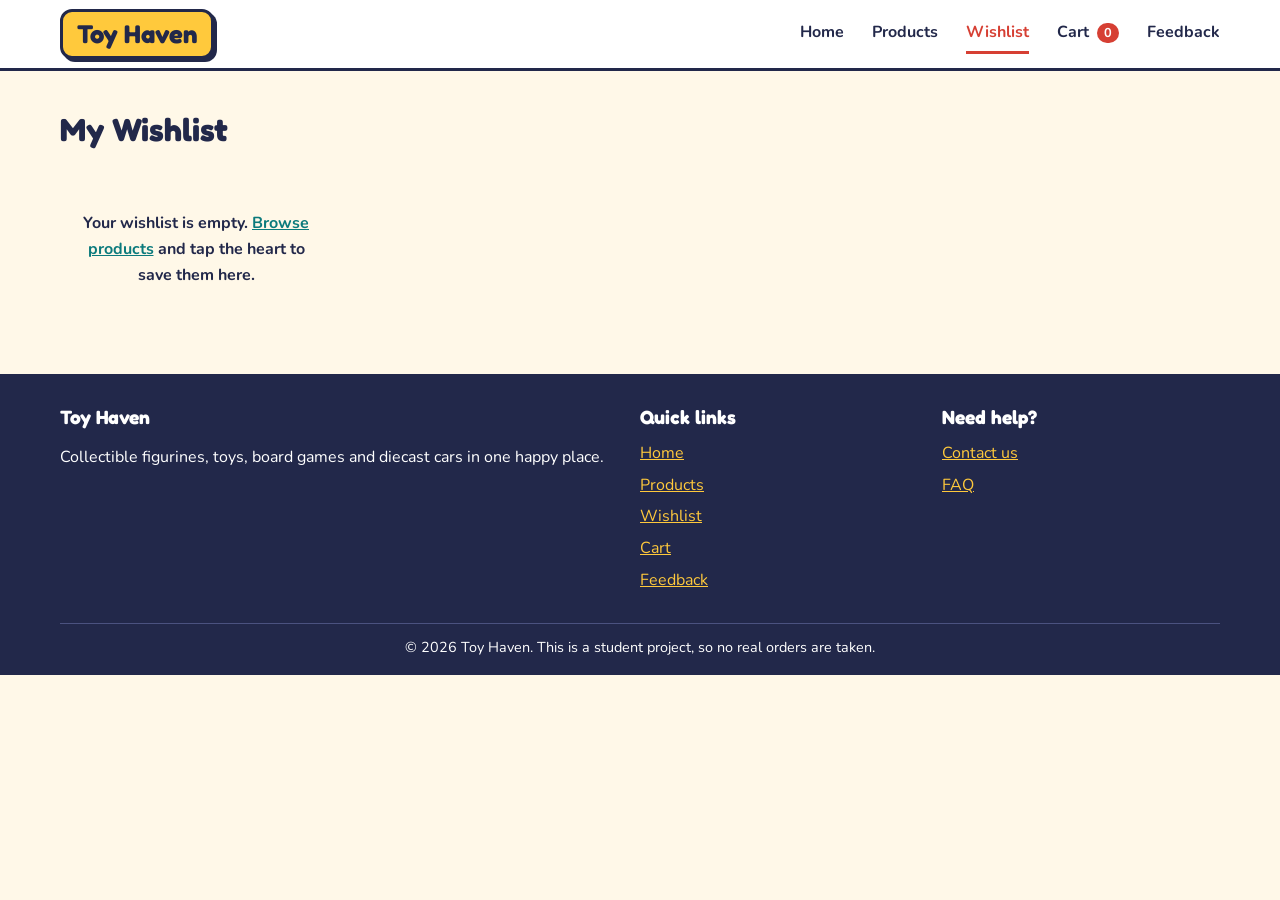
<file: wishlist.html>
<!DOCTYPE html>
<html lang="en">
<head>
  <meta charset="UTF-8">
  <meta name="viewport" content="width=device-width, initial-scale=1.0">
  <title>Wishlist | Toy Haven</title>
  <meta name="description" content="Your Toy Haven wishlist and collection. Mark items as Interested, Owned or Not Interested.">
  <meta name="theme-color" content="#ffc93c">

  <!-- Favicon and PWA manifest -->
  <link rel="icon" href="images/favicon.png" type="image/png">
  <link rel="apple-touch-icon" href="images/icon-192.png">
  <link rel="manifest" href="manifest.json">

  <!-- Google Fonts (optional, the page still works without them) -->
  <link rel="preconnect" href="https://fonts.googleapis.com">
  <link rel="preconnect" href="https://fonts.gstatic.com" crossorigin>
  <link href="https://fonts.googleapis.com/css2?family=Fredoka:wght@500;700&amp;family=Nunito:wght@400;700&amp;display=swap" rel="stylesheet">

  <link rel="stylesheet" href="style.css">
</head>
<body>

  <!-- Loading spinner (hidden by script.js when the page has loaded) -->
  <div id="loader" class="loader" aria-hidden="true">
    <div class="spinner"></div>
  </div>

  <!-- Header and navigation bar -->
  <header class="site-header">
    <div class="container header-inner">
      <a class="logo" href="index.html">Toy Haven</a>

      <button id="menu-button" class="menu-button" aria-label="Toggle menu" aria-expanded="false" aria-controls="nav-menu">
        <span></span>
        <span></span>
        <span></span>
      </button>

      <nav id="nav-menu" class="nav-menu" aria-label="Main navigation">
        <ul>
          <li><a href="index.html">Home</a></li>
          <li><a href="products.html">Products</a></li>
          <li><a href="wishlist.html" class="active" aria-current="page">Wishlist</a></li>
          <li><a href="cart.html">Cart <span id="cart-count" class="cart-count">0</span></a></li>
          <li><a href="feedback.html">Feedback</a></li>
        </ul>
      </nav>
    </div>
  </header>

  <main id="main">
    <section class="section container" aria-labelledby="wishlist-title">
      <h1 id="wishlist-title" class="page-title no-top-margin">My Wishlist</h1>
      <div id="wishlist-grid" class="product-grid"></div>
    </section>
  </main>


  <!-- Footer -->
  <footer class="site-footer">
    <div class="container">
      <div class="footer-grid">
        <div>
          <h2>Toy Haven</h2>
          <p>Collectible figurines, toys, board games and diecast cars in one happy place.</p>
        </div>
        <div>
          <h2>Quick links</h2>
          <ul>
            <li><a href="index.html">Home</a></li>
            <li><a href="products.html">Products</a></li>
            <li><a href="wishlist.html">Wishlist</a></li>
            <li><a href="cart.html">Cart</a></li>
            <li><a href="feedback.html">Feedback</a></li>
          </ul>
        </div>
        <div>
          <h2>Need help?</h2>
          <ul>
            <li><a href="feedback.html">Contact us</a></li>
            <li><a href="feedback.html#faq">FAQ</a></li>
          </ul>
        </div>
      </div>
      <p class="copyright">&copy; 2026 Toy Haven. This is a student project, so no real orders are taken.</p>
    </div>
  </footer>

  <!-- Small message that pops up at the bottom of the screen -->
  <div id="toast" class="toast" role="status" aria-live="polite"></div>

  <script src="script.js"></script>
</body>
</html>
</file>
<file: style.css>
/* =========================================================
   Toy Haven - style.css
   Used by all 6 pages.
   Mobile-first: the base styles are for phones, and the
   media queries at each section add changes for bigger screens.
   ========================================================= */


/* ---------- 1. Colour palette and fonts (CSS variables) ---------- */
:root {
  --navy: #22284a;
  --cream: #fff8e8;
  --yellow: #ffc93c;
  --coral: #d63f33;
  --teal: #0b7a7c;
  --white: #ffffff;
  --error: #b3261e;

  --heading-font: "Fredoka", "Trebuchet MS", sans-serif;
  --body-font: "Nunito", Arial, sans-serif;
}


/* ---------- 2. Basic page styles ---------- */
* {
  box-sizing: border-box;
}

html {
  scroll-behavior: smooth;   /* smooth scrolling */
}

body {
  margin: 0;
  font-family: var(--body-font);
  background: var(--cream);
  color: var(--navy);
  line-height: 1.6;
}

h1, h2, h3 {
  font-family: var(--heading-font);
  line-height: 1.2;
  margin: 0 0 12px;
}

img {
  max-width: 100%;
  display: block;
}

a {
  color: var(--teal);
}

/* Keeps the page centred with space at the sides */
.container {
  max-width: 1200px;
  margin: 0 auto;
  padding: 0 20px;
}

/* Only top and bottom spacing here, so it does not remove the side spacing from .container */
.section {
  padding-top: 40px;
  padding-bottom: 40px;
}

.section-title {
  text-align: center;
  font-size: 1.8rem;
}

.page-title {
  font-size: 2rem;
  margin: 32px 0 16px;
}

.no-top-margin {
  margin-top: 0;
}

.center-text {
  text-align: center;
  margin-top: 28px;
}

/* Text only screen readers can see (used for hidden labels) */
.visually-hidden {
  position: absolute;
  width: 1px;
  height: 1px;
  overflow: hidden;
  clip: rect(0 0 0 0);
  white-space: nowrap;
}

/* Shows which element the keyboard is on */
:focus-visible {
  outline: 3px solid var(--teal);
  outline-offset: 2px;
}


/* ---------- 3. Page loader (spinner) ---------- */
.loader {
  position: fixed;
  top: 0;
  left: 0;
  right: 0;
  bottom: 0;
  background: var(--cream);
  display: flex;
  align-items: center;
  justify-content: center;
  z-index: 200;
  transition: opacity 0.4s, visibility 0.4s;
}

.loader.hide {
  opacity: 0;
  visibility: hidden;
}

.spinner {
  width: 56px;
  height: 56px;
  border: 6px solid var(--yellow);
  border-top-color: var(--coral);
  border-radius: 50%;
  animation: spin 1s linear infinite;
}

@keyframes spin {
  to {
    transform: rotate(360deg);
  }
}


/* ---------- 4. Header and navigation ---------- */
.site-header {
  background: var(--white);
  border-bottom: 3px solid var(--navy);
  position: sticky;
  top: 0;
  z-index: 50;
}

.header-inner {
  display: flex;
  align-items: center;
  justify-content: space-between;
  min-height: 68px;
}

.logo {
  font-family: var(--heading-font);
  font-size: 1.6rem;
  font-weight: 700;
  color: var(--navy);
  text-decoration: none;
  background: var(--yellow);
  border: 3px solid var(--navy);
  border-radius: 12px;
  padding: 2px 14px;
  box-shadow: 3px 3px 0 var(--navy);
}

/* Hamburger button (3 lines) */
.menu-button {
  background: none;
  border: none;
  cursor: pointer;
  width: 44px;
  height: 44px;
  padding: 8px;
  display: flex;
  flex-direction: column;
  justify-content: center;
  gap: 6px;
}

.menu-button span {
  display: block;
  height: 4px;
  background: var(--navy);
  border-radius: 2px;
  transition: transform 0.3s, opacity 0.3s;
}

/* When the menu is open, the 3 lines turn into an X */
.menu-button.open span:nth-child(1) {
  transform: translateY(10px) rotate(45deg);
}

.menu-button.open span:nth-child(2) {
  opacity: 0;
}

.menu-button.open span:nth-child(3) {
  transform: translateY(-10px) rotate(-45deg);
}

/* Phone menu: hidden until the button is clicked */
.nav-menu {
  display: none;
  position: absolute;
  top: 100%;
  left: 0;
  right: 0;
  background: var(--white);
  border-bottom: 3px solid var(--navy);
}

.nav-menu.open {
  display: block;
}

.nav-menu ul {
  list-style: none;
  margin: 0;
  padding: 8px 20px 16px;
}

.nav-menu a {
  display: block;
  padding: 10px 0;
  color: var(--navy);
  font-weight: 700;
  text-decoration: none;
}

.nav-menu a:hover,
.nav-menu a.active {
  color: var(--coral);
}

/* Number badge next to "Cart" */
.cart-count {
  display: inline-block;
  min-width: 22px;
  padding: 0 6px;
  margin-left: 4px;
  background: var(--coral);
  color: var(--white);
  border-radius: 11px;
  font-size: 0.8rem;
  text-align: center;
}


/* ---------- 5. Buttons ---------- */
.btn {
  display: inline-block;
  font-family: var(--heading-font);
  font-size: 1rem;
  font-weight: 500;
  background: var(--yellow);
  color: var(--navy);
  border: 3px solid var(--navy);
  border-radius: 12px;
  padding: 8px 18px;
  cursor: pointer;
  text-decoration: none;
  text-align: center;
  box-shadow: 3px 3px 0 var(--navy);
  transition: transform 0.15s, box-shadow 0.15s;
}

.btn:hover {
  transform: translate(-2px, -2px);
  box-shadow: 5px 5px 0 var(--navy);
}

.btn:active {
  transform: translate(2px, 2px);
  box-shadow: 1px 1px 0 var(--navy);
}

.btn:disabled {
  opacity: 0.5;
  cursor: not-allowed;
}

.btn-red {
  background: var(--coral);
  color: var(--white);
}

.btn-white {
  background: var(--white);
}

.btn-small {
  padding: 6px 12px;
  font-size: 0.95rem;
}

/* Small square button (heart, trash) */
.icon-btn {
  width: 40px;
  height: 40px;
  font-size: 1.2rem;
  line-height: 1;
  background: var(--white);
  color: var(--coral);
  border: 3px solid var(--navy);
  border-radius: 10px;
  cursor: pointer;
  transition: transform 0.15s, background 0.15s;
}

.icon-btn:hover {
  transform: scale(1.1);
}

.icon-btn.active {
  background: var(--coral);
  color: var(--white);
}

/* Button that looks like a text link */
.link-btn {
  background: none;
  border: none;
  padding: 0;
  margin-bottom: 10px;
  font: inherit;
  font-weight: 700;
  color: var(--teal);
  text-decoration: underline;
  cursor: pointer;
}


/* ---------- 6. Home page: hero slider ---------- */
.hero {
  position: relative;
  height: 320px;
  margin: 20px auto;
  border: 3px solid var(--navy);
  border-radius: 18px;
  box-shadow: 4px 4px 0 var(--navy);
  overflow: hidden;
}

/* Every slide sits on top of the others; only .active is visible */
.slide {
  position: absolute;
  top: 0;
  left: 0;
  width: 100%;
  height: 100%;
  display: flex;
  align-items: center;
  justify-content: flex-start;
  padding: 0 56px;
  background-size: cover;
  background-position: center;
  opacity: 0;
  visibility: hidden;
  transition: opacity 0.8s, visibility 0.8s;
}

.slide.active {
  opacity: 1;
  visibility: visible;
}

/* Each slide has a background photo. The colour shows if the photo is missing */
.slide-1 { background-color: #ffc93c; background-image: url("images/hero-1.jpg"); }
.slide-2 { background-color: #8fe3d5; background-image: url("images/hero-2.jpg"); }
.slide-3 { background-color: #ffb3a7; background-image: url("images/hero-3.jpg"); }
.slide-4 { background-color: #a9d4ff; background-image: url("images/hero-4.jpg"); }

/* Light panel behind the text so it is easy to read on top of the photo */
.slide-text {
  max-width: 380px;
  padding: 16px 20px;
  background: rgba(255, 248, 232, 0.93);
  border: 3px solid var(--navy);
  border-radius: 14px;
  box-shadow: 4px 4px 0 var(--navy);
}

.slide-text h2 {
  font-size: 1.8rem;
}

.slide-text p {
  margin: 0 0 16px;
}


.slide-btn {
  position: absolute;
  top: 50%;
  transform: translateY(-50%);
  width: 40px;
  height: 40px;
  border: 3px solid var(--navy);
  border-radius: 50%;
  background: var(--white);
  color: var(--navy);
  font-size: 1rem;
  cursor: pointer;
  z-index: 5;
}

.slide-btn:hover {
  background: var(--navy);
  color: var(--white);
}

.slide-btn.prev { left: 10px; }
.slide-btn.next { right: 10px; }


/* ---------- 7. Product cards and grid ---------- */
.card {
  background: var(--white);
  border: 3px solid var(--navy);
  border-radius: 14px;
  box-shadow: 4px 4px 0 var(--navy);
  overflow: hidden;
  transition: transform 0.2s, box-shadow 0.2s;
}

.card:hover {
  transform: translateY(-4px);
  box-shadow: 4px 8px 0 var(--navy);
}

.product-img {
  width: 100%;
  aspect-ratio: 4 / 3;
  object-fit: cover;
  border-bottom: 3px solid var(--navy);
}

.card-body {
  padding: 14px;
}

.card-body h3 {
  font-size: 1.15rem;
  margin-bottom: 4px;
}

.category {
  margin: 0;
  font-size: 0.85rem;
  font-weight: 700;
  color: var(--teal);
}

.price {
  margin: 4px 0 10px;
  font-weight: 700;
  font-size: 1.1rem;
}

.card-actions {
  display: flex;
  align-items: center;
  gap: 10px;
}

.card-actions .add-to-cart {
  flex: 1;
}

/* Phone: 1 column. Bigger screens get more columns (see section 16) */
.product-grid {
  display: grid;
  grid-template-columns: 1fr;
  gap: 24px;
}

.empty-message {
  text-align: center;
  padding: 30px 10px;
  font-weight: 700;
}


/* ---------- 8. Home page: product of the day ---------- */
.potd-card {
  display: grid;
}

.potd-card .card-body {
  padding: 20px;
}

.potd-card h3 {
  font-size: 1.5rem;
}


/* ---------- 9. Home page: newsletter ---------- */
.newsletter {
  background: var(--teal);
  color: var(--white);
  border-top: 3px solid var(--navy);
  border-bottom: 3px solid var(--navy);
  padding: 40px 0;
  text-align: center;
}

.newsletter-form {
  display: flex;
  flex-direction: column;
  gap: 12px;
  max-width: 520px;
  margin: 0 auto;
}

.newsletter-message {
  min-height: 1.6em;
  margin: 12px 0 0;
  font-weight: 700;
}


/* ---------- 10. Forms (used on checkout, feedback, newsletter) ---------- */
.form-group {
  margin-bottom: 16px;
}

.form-group label {
  display: block;
  margin-bottom: 6px;
  font-weight: 700;
}

.form-control {
  width: 100%;
  padding: 10px 12px;
  font: inherit;
  color: var(--navy);
  background: var(--white);
  border: 3px solid var(--navy);
  border-radius: 10px;
}

textarea.form-control {
  min-height: 120px;
  resize: vertical;
}

.error-text {
  min-height: 1.4em;
  margin: 4px 0 0;
  color: var(--error);
  font-weight: 700;
}

.form-card {
  background: var(--white);
  border: 3px solid var(--navy);
  border-radius: 18px;
  box-shadow: 4px 4px 0 var(--navy);
  padding: 20px;
}

/* Green success box (checkout popup and feedback message) */
.success-popup {
  display: none;
  align-items: center;
  gap: 14px;
  background: var(--teal);
  color: var(--white);
  border: 3px solid var(--navy);
  border-radius: 14px;
  box-shadow: 4px 4px 0 var(--navy);
  padding: 14px 18px;
  margin: 16px 0;
}

.success-popup a {
  color: var(--white);
  font-weight: 700;
}

.success-popup p {
  margin: 0;
}

.success-popup.show {
  display: flex;
  animation: popIn 0.5s ease;
}

.success-popup .check {
  flex-shrink: 0;
  width: 44px;
  height: 44px;
  display: flex;
  align-items: center;
  justify-content: center;
  border-radius: 50%;
  background: var(--white);
  color: var(--teal);
  font-size: 1.6rem;
  font-weight: 700;
  animation: checkPop 0.6s ease 0.2s both;
}

@keyframes popIn {
  from {
    opacity: 0;
    transform: translateY(-30px);
  }
  to {
    opacity: 1;
    transform: none;
  }
}

@keyframes checkPop {
  0%   { transform: scale(0); }
  70%  { transform: scale(1.25); }
  100% { transform: scale(1); }
}


/* ---------- 11. Products page: search, filter, sort ---------- */
.toolbar {
  display: grid;
  gap: 12px;
  margin-bottom: 20px;
}

.filters {
  display: grid;
  grid-template-columns: 1fr;
  gap: 12px;
}

.result-count {
  margin: 0 0 16px;
  font-weight: 700;
}


/* ---------- 12. Product details popup (modal) ---------- */
.modal {
  display: none;
  position: fixed;
  top: 0;
  left: 0;
  right: 0;
  bottom: 0;
  background: rgba(34, 40, 74, 0.75);
  align-items: center;
  justify-content: center;
  padding: 20px;
  z-index: 100;
}

.modal.open {
  display: flex;
}

.modal-box {
  position: relative;
  width: 100%;
  max-width: 720px;
  max-height: 90vh;
  overflow-y: auto;
  background: var(--white);
  border: 3px solid var(--navy);
  border-radius: 18px;
  box-shadow: 6px 6px 0 var(--navy);
  animation: popIn 0.3s ease;
}

.modal-close {
  position: absolute;
  top: 10px;
  right: 10px;
  z-index: 2;
}

.modal-content {
  display: grid;
}

.modal-text {
  padding: 20px;
}


/* ---------- 13. Cart page ---------- */
.cart-layout {
  display: grid;
  gap: 24px;
  margin-bottom: 40px;
}

.table-wrap {
  overflow-x: auto;
  background: var(--white);
  border: 3px solid var(--navy);
  border-radius: 14px;
}

.cart-table {
  width: 100%;
  min-width: 620px;
  border-collapse: collapse;
}

.cart-table th,
.cart-table td {
  padding: 12px;
  text-align: left;
  vertical-align: middle;
  border-bottom: 2px solid #e7e0cc;
}

.cart-table th {
  background: var(--yellow);
  font-family: var(--heading-font);
}

.cart-product {
  display: flex;
  align-items: center;
  gap: 12px;
  font-weight: 700;
}

.cart-product img {
  width: 72px;
  height: 56px;
  object-fit: cover;
  border: 2px solid var(--navy);
  border-radius: 8px;
}

.qty-box {
  display: inline-flex;
  align-items: center;
  background: var(--white);
  border: 3px solid var(--navy);
  border-radius: 10px;
  overflow: hidden;
}

.qty-box button {
  width: 34px;
  height: 34px;
  border: none;
  background: var(--yellow);
  color: var(--navy);
  font-size: 1.2rem;
  font-weight: 700;
  cursor: pointer;
}

.qty-number {
  min-width: 36px;
  text-align: center;
  font-weight: 700;
}

.cart-actions {
  margin-top: 16px;
}

.summary-box {
  background: var(--white);
  border: 3px solid var(--navy);
  border-radius: 14px;
  box-shadow: 4px 4px 0 var(--navy);
  padding: 20px;
}

.summary-row {
  display: flex;
  justify-content: space-between;
  gap: 10px;
  padding: 6px 0;
}

.summary-total {
  margin-top: 8px;
  padding-top: 10px;
  border-top: 2px solid var(--navy);
  font-weight: 700;
  font-size: 1.2rem;
}

.summary-buttons {
  display: grid;
  gap: 10px;
  margin-top: 16px;
}


/* ---------- 14. Checkout page ---------- */
.checkout-layout {
  display: grid;
  gap: 24px;
  margin-bottom: 40px;
}

.summary-list {
  list-style: none;
  margin: 0 0 10px;
  padding: 0;
}

.summary-item {
  display: flex;
  align-items: center;
  gap: 10px;
  padding: 8px 0;
  border-bottom: 1px solid #e7e0cc;
}

.summary-item img {
  width: 52px;
  height: 40px;
  object-fit: cover;
  border: 2px solid var(--navy);
  border-radius: 6px;
}

.summary-item-name {
  flex: 1;
}

.note {
  font-size: 0.9rem;
  margin-top: 6px;
}


/* ---------- 15. Wishlist and Feedback pages ---------- */
/* Wishlist cards: the buttons always sit at the bottom, side by side */
.wishlist-card {
  display: flex;
  flex-direction: column;
}

.wishlist-card .card-body {
  display: flex;
  flex-direction: column;
  flex: 1;
  text-align: center;
}

.wishlist-actions {
  display: flex;
  gap: 8px;
  margin-top: auto;   /* pushes the buttons to the bottom of the card */
}

.wishlist-actions .btn {
  flex: 1;
  padding: 6px 8px;
}

.contact-layout {
  display: grid;
  gap: 32px;
  margin-bottom: 40px;
}

.contact-list {
  list-style: none;
  padding: 0;
  margin: 0 0 20px;
}

.contact-list li {
  margin-bottom: 8px;
}

.hours-table {
  border-collapse: collapse;
  width: 100%;
  max-width: 380px;
}

.hours-table th,
.hours-table td {
  padding: 8px;
  text-align: left;
  border-bottom: 2px solid #e7e0cc;
}

.faq-item {
  background: var(--white);
  border: 3px solid var(--navy);
  border-radius: 12px;
  margin-bottom: 12px;
  overflow: hidden;
}

.faq-question {
  width: 100%;
  display: flex;
  justify-content: space-between;
  gap: 12px;
  padding: 14px 16px;
  text-align: left;
  font-family: var(--heading-font);
  font-size: 1.05rem;
  color: var(--navy);
  background: var(--white);
  border: none;
  cursor: pointer;
}

.faq-question::after {
  content: "+";
  font-size: 1.4rem;
  line-height: 1;
}

.faq-question[aria-expanded="true"]::after {
  content: "-";
}

.faq-answer {
  margin: 0;
  padding: 0 16px 16px;
  animation: fadeIn 0.3s ease;
}

@keyframes fadeIn {
  from { opacity: 0; }
  to   { opacity: 1; }
}


/* ---------- 16. Footer ---------- */
.site-footer {
  background: var(--navy);
  color: var(--white);
  padding: 32px 0 16px;
}

.footer-grid {
  display: grid;
  gap: 24px;
}

.site-footer h2 {
  font-size: 1.2rem;
}

.site-footer ul {
  list-style: none;
  margin: 0;
  padding: 0;
}

.site-footer li {
  margin-bottom: 6px;
}

.site-footer a {
  color: var(--yellow);
}

.site-footer :focus-visible {
  outline-color: var(--yellow);
}

.copyright {
  margin: 24px 0 0;
  padding-top: 12px;
  border-top: 1px solid #4b5280;
  font-size: 0.9rem;
  text-align: center;
}


/* ---------- 17. Small pop-up message (toast) ---------- */
.toast {
  position: fixed;
  left: 50%;
  bottom: 24px;
  transform: translate(-50%, 20px);
  max-width: 90%;
  padding: 12px 20px;
  background: var(--navy);
  color: var(--white);
  border: 3px solid var(--yellow);
  border-radius: 12px;
  font-weight: 700;
  opacity: 0;
  visibility: hidden;
  transition: opacity 0.3s, transform 0.3s, visibility 0.3s;
  z-index: 150;
}

.toast.show {
  opacity: 1;
  visibility: visible;
  transform: translate(-50%, 0);
}


/* ---------- 18. Reveal on scroll ---------- */
/* Starts hidden. JavaScript adds .visible when the element scrolls into view */
.reveal {
  opacity: 0;
  transform: translateY(30px);
  transition: opacity 0.7s, transform 0.7s;
}

.reveal.visible {
  opacity: 1;
  transform: none;
}


/* =========================================================
   MEDIA QUERIES (bigger screens)
   ========================================================= */

/* Small tablets (520px and up) */
@media (min-width: 520px) {
  .product-grid {
    grid-template-columns: repeat(2, 1fr);
  }

  .filters {
    grid-template-columns: 1fr 1fr;
  }

  .newsletter-form {
    flex-direction: row;
  }

  .newsletter-form .form-control {
    flex: 1;
  }

}

/* Tablets (768px and up) */
@media (min-width: 768px) {
  /* Menu becomes a normal row of links, hamburger is hidden */
  .menu-button {
    display: none;
  }

  .nav-menu {
    display: block;
    position: static;
    background: none;
    border-bottom: none;
  }

  .nav-menu ul {
    display: flex;
    gap: 28px;
    padding: 0;
  }

  .nav-menu a {
    padding: 6px 0;
    border-bottom: 3px solid transparent;
  }

  .nav-menu a:hover,
  .nav-menu a.active {
    border-bottom-color: var(--coral);
  }

  .hero {
    height: 360px;
  }

  .slide {
    padding: 0 80px;
  }

  .slide-text h2 {
    font-size: 2.6rem;
  }


  .product-grid {
    grid-template-columns: repeat(3, 1fr);
  }

  .potd-card {
    grid-template-columns: 1fr 1fr;
  }

  .potd-card .product-img {
    height: 100%;
    aspect-ratio: auto;
    border-bottom: none;
    border-right: 3px solid var(--navy);
  }

  .modal-content {
    grid-template-columns: 1fr 1fr;
  }

  .modal-content .product-img {
    height: 100%;
    aspect-ratio: auto;
    border-bottom: none;
    border-right: 3px solid var(--navy);
  }

  .footer-grid {
    grid-template-columns: 2fr 1fr 1fr;
  }

  .contact-layout {
    grid-template-columns: 1fr 1fr;
    gap: 48px;
  }

  .contact-info {
    padding-right: 48px;
    border-right: 3px solid var(--navy);
  }
}

/* Laptops and desktops (1000px and up) */
@media (min-width: 1000px) {
  .product-grid {
    grid-template-columns: repeat(4, 1fr);
  }

  .cart-layout,
  .checkout-layout {
    grid-template-columns: 2fr 1fr;
    align-items: start;
  }
}

/* People who ask their device for less motion */
@media (prefers-reduced-motion: reduce) {
  * {
    animation: none !important;
    transition: none !important;
    scroll-behavior: auto !important;
  }

  .reveal {
    opacity: 1;
    transform: none;
  }
}
</file>
